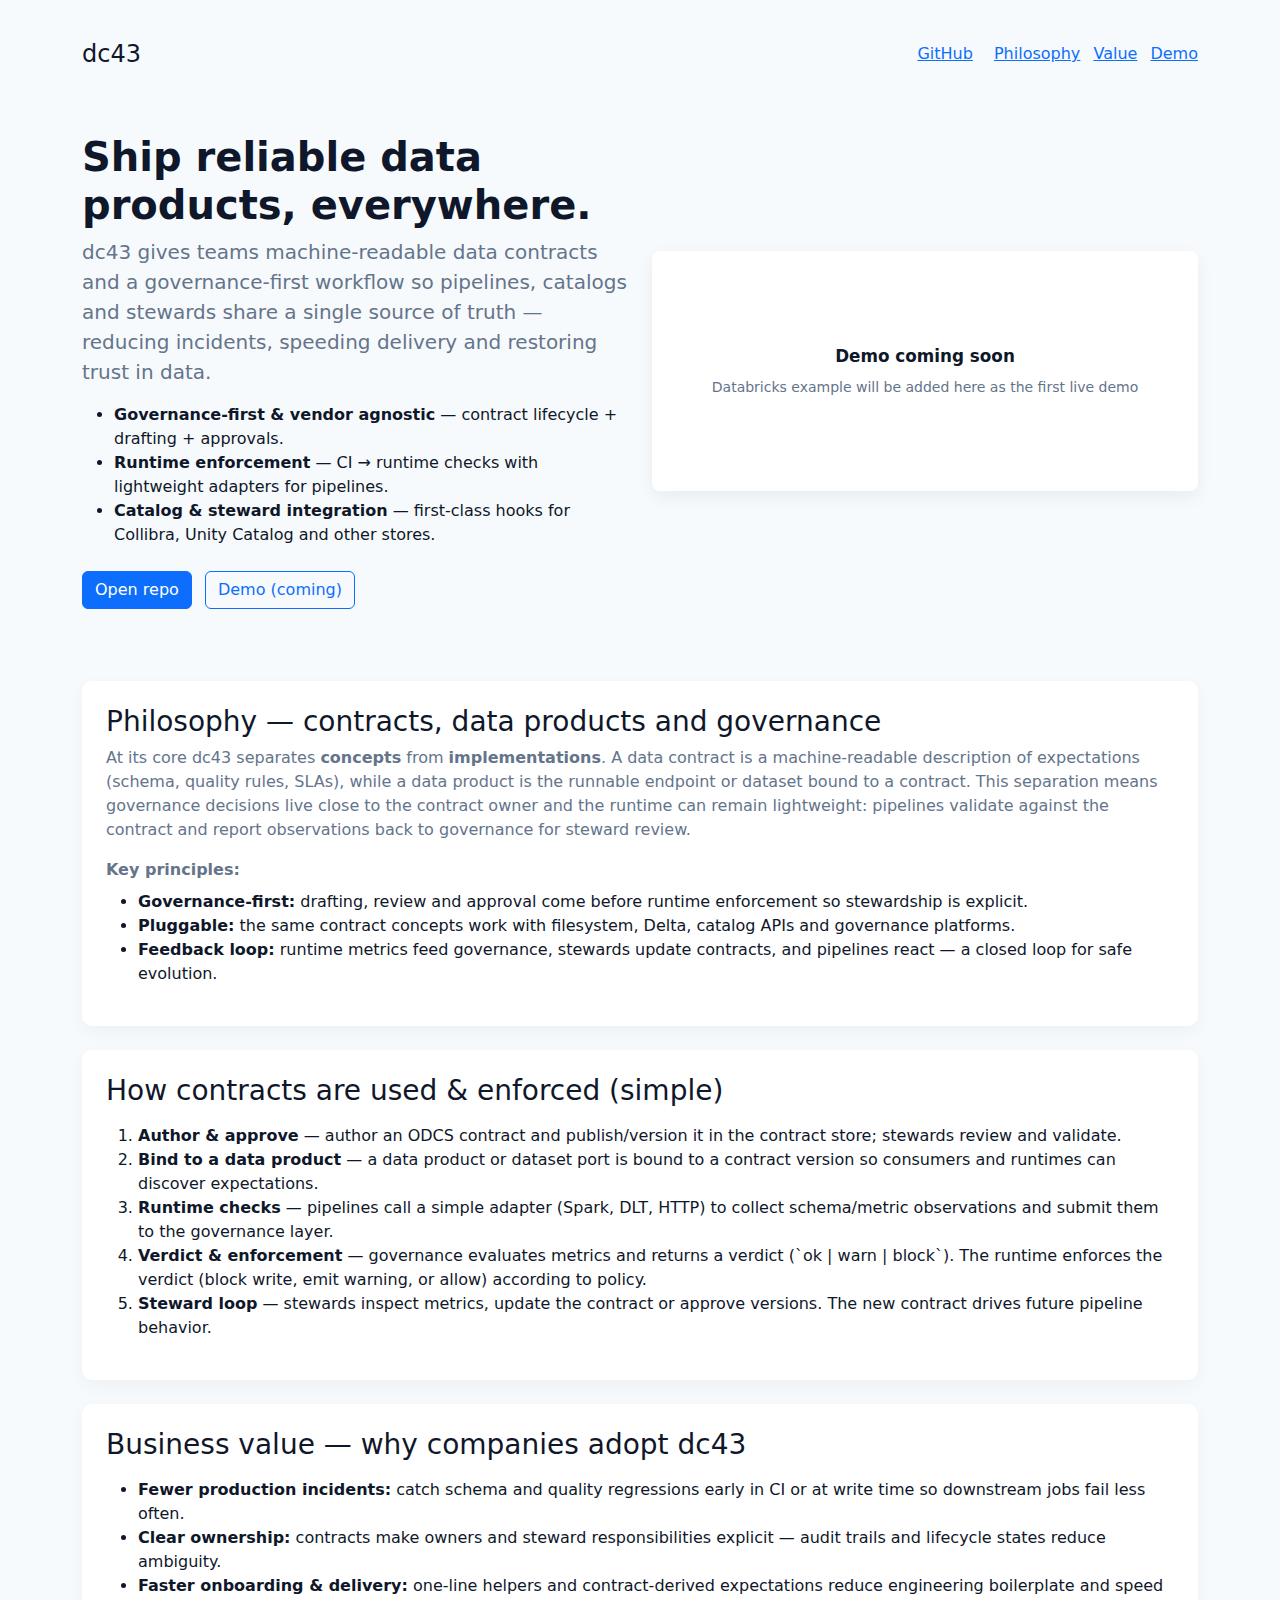
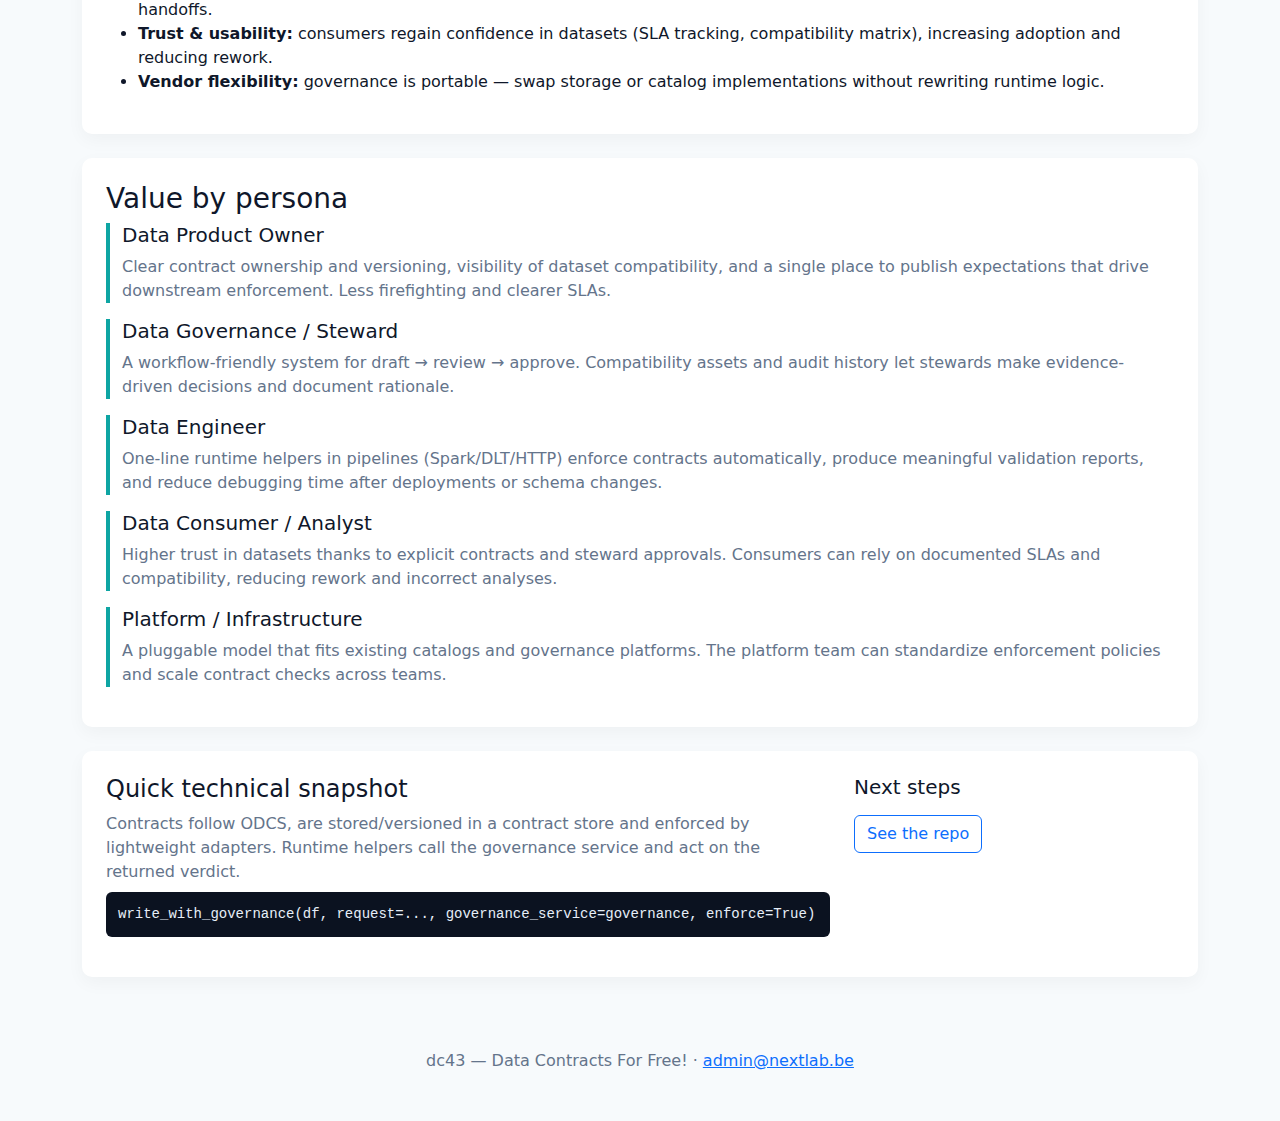
<file: index.html>
<!doctype html>
<html lang="en">
<head>
  <meta charset="utf-8" />
  <meta name="viewport" content="width=device-width,initial-scale=1" />
  <title>dc43 — Ship reliable data products, everywhere</title>
  <link href="https://cdn.jsdelivr.net/npm/bootstrap@5.3.2/dist/css/bootstrap.min.css" rel="stylesheet">
  <style>
    body { background:#f7fafc; color:#0f172a; -webkit-font-smoothing:antialiased; }
    .hero { padding:48px 0; }
    .demo-card { min-height:240px; display:flex; align-items:center; justify-content:center; background:#fff; border-radius:8px; box-shadow:0 6px 18px rgba(2,6,23,0.06); }
    .panel { background:#fff; border-radius:10px; padding:24px; box-shadow:0 6px 18px rgba(2,6,23,0.04); }
    .persona { border-left:4px solid #0ea5a3; padding-left:12px; margin-bottom:12px; }
    pre { background:#0b1220; color:#e6eef8; padding:12px; border-radius:6px; overflow:auto; }
    .muted { color:#64748b; }
  </style>
</head>
<body>
  <div class="container py-4">
    <!-- Header -->
    <nav class="d-flex justify-content-between align-items-center py-3">
      <h1 class="h4 mb-0">dc43</h1>
      <div>
        <a href="https://github.com/NextLab-SRL/dc43" target="_blank" class="me-3">GitHub</a>
        <a href="#philosophy" class="me-2">Philosophy</a>
        <a href="#value" class="me-2">Value</a>
        <a href="#demo">Demo</a>
      </div>
    </nav>

    <!-- HERO -->
    <section class="hero row align-items-center mb-4">
      <div class="col-md-6">
        <h2 class="display-6 fw-bold">Ship reliable data products, everywhere.</h2>
        <p class="lead muted">
          dc43 gives teams machine-readable data contracts and a governance-first workflow so pipelines, catalogs and stewards share a single source of truth — reducing incidents, speeding delivery and restoring trust in data.
        </p>

        <ul class="mt-3">
          <li><strong>Governance-first & vendor agnostic</strong> — contract lifecycle + drafting + approvals.</li>
          <li><strong>Runtime enforcement</strong> — CI → runtime checks with lightweight adapters for pipelines.</li>
          <li><strong>Catalog & steward integration</strong> — first-class hooks for Collibra, Unity Catalog and other stores.</li>
        </ul>

        <div class="mt-4">
          <a href="https://github.com/NextLab-SRL/dc43" class="btn btn-primary me-2" target="_blank">Open repo</a>
          <a href="#demo" class="btn btn-outline-primary">Demo (coming)</a>
        </div>
      </div>

      <div class="col-md-6">
        <div class="demo-card p-4">
          <div class="text-center">
            <div style="font-weight:600; font-size:1.05rem;">Demo coming soon</div>
            <div class="muted small mt-2">Databricks example will be added here as the first live demo</div>
          </div>
        </div>
      </div>
    </section>

    <!-- Philosophy -->
    <section id="philosophy" class="mb-4">
      <div class="panel">
        <h3>Philosophy — contracts, data products and governance</h3>
        <p class="muted">
          At its core dc43 separates <strong>concepts</strong> from <strong>implementations</strong>. A data contract is a machine-readable description of expectations (schema, quality rules, SLAs), while a data product is the runnable endpoint or dataset bound to a contract.  
          This separation means governance decisions live close to the contract owner and the runtime can remain lightweight: pipelines validate against the contract and report observations back to governance for steward review.
        </p>

        <p class="muted mb-0"><strong>Key principles:</strong></p>
        <ul class="mt-2">
          <li><strong>Governance-first:</strong> drafting, review and approval come before runtime enforcement so stewardship is explicit.</li>
          <li><strong>Pluggable:</strong> the same contract concepts work with filesystem, Delta, catalog APIs and governance platforms.</li>
          <li><strong>Feedback loop:</strong> runtime metrics feed governance, stewards update contracts, and pipelines react — a closed loop for safe evolution.</li>
        </ul>
      </div>
    </section>

    <!-- How it works -->
    <section class="mb-4">
      <div class="panel">
        <h3>How contracts are used & enforced (simple)</h3>
        <ol class="mt-3">
          <li><strong>Author & approve</strong> — author an ODCS contract and publish/version it in the contract store; stewards review and validate.</li>
          <li><strong>Bind to a data product</strong> — a data product or dataset port is bound to a contract version so consumers and runtimes can discover expectations.</li>
          <li><strong>Runtime checks</strong> — pipelines call a simple adapter (Spark, DLT, HTTP) to collect schema/metric observations and submit them to the governance layer.</li>
          <li><strong>Verdict & enforcement</strong> — governance evaluates metrics and returns a verdict (`ok | warn | block`). The runtime enforces the verdict (block write, emit warning, or allow) according to policy.</li>
          <li><strong>Steward loop</strong> — stewards inspect metrics, update the contract or approve versions. The new contract drives future pipeline behavior.</li>
        </ol>
      </div>
    </section>

    <!-- Value for company -->
    <section id="value" class="mb-4">
      <div class="panel">
        <h3>Business value — why companies adopt dc43</h3>
        <ul class="mt-3">
          <li><strong>Fewer production incidents:</strong> catch schema and quality regressions early in CI or at write time so downstream jobs fail less often.</li>
          <li><strong>Clear ownership:</strong> contracts make owners and steward responsibilities explicit — audit trails and lifecycle states reduce ambiguity.</li>
          <li><strong>Faster onboarding & delivery:</strong> one-line helpers and contract-derived expectations reduce engineering boilerplate and speed handoffs.</li>
          <li><strong>Trust & usability:</strong> consumers regain confidence in datasets (SLA tracking, compatibility matrix), increasing adoption and reducing rework.</li>
          <li><strong>Vendor flexibility:</strong> governance is portable — swap storage or catalog implementations without rewriting runtime logic.</li>
        </ul>
      </div>
    </section>

    <!-- Persona benefits -->
    <section class="mb-4">
      <div class="panel">
        <h3>Value by persona</h3>

        <div class="persona">
          <h5>Data Product Owner</h5>
          <p class="muted">Clear contract ownership and versioning, visibility of dataset compatibility, and a single place to publish expectations that drive downstream enforcement. Less firefighting and clearer SLAs.</p>
        </div>

        <div class="persona">
          <h5>Data Governance / Steward</h5>
          <p class="muted">A workflow-friendly system for draft → review → approve. Compatibility assets and audit history let stewards make evidence-driven decisions and document rationale.</p>
        </div>

        <div class="persona">
          <h5>Data Engineer</h5>
          <p class="muted">One-line runtime helpers in pipelines (Spark/DLT/HTTP) enforce contracts automatically, produce meaningful validation reports, and reduce debugging time after deployments or schema changes.</p>
        </div>

        <div class="persona">
          <h5>Data Consumer / Analyst</h5>
          <p class="muted">Higher trust in datasets thanks to explicit contracts and steward approvals. Consumers can rely on documented SLAs and compatibility, reducing rework and incorrect analyses.</p>
        </div>

        <div class="persona">
          <h5>Platform / Infrastructure</h5>
          <p class="muted">A pluggable model that fits existing catalogs and governance platforms. The platform team can standardize enforcement policies and scale contract checks across teams.</p>
        </div>
      </div>
    </section>

    <!-- Quickstart and CTA -->
    <section class="mb-5">
      <div class="panel d-md-flex align-items-start justify-content-between">
        <div style="flex:1; min-width:300px;">
          <h4 class="mb-2">Quick technical snapshot</h4>
          <p class="muted mb-2">Contracts follow ODCS, are stored/versioned in a contract store and enforced by lightweight adapters. Runtime helpers call the governance service and act on the returned verdict.</p>
          <pre><code>write_with_governance(df, request=..., governance_service=governance, enforce=True)</code></pre>
        </div>

        <div style="width:320px; margin-left:24px;">
          <h5>Next steps</h5>
          <a href="https://github.com/NextLab-SRL/dc43" class="btn btn-outline-primary mt-2" target="_blank">See the repo</a>
        </div>
      </div>
    </section>

    <!-- Footer -->
    <footer class="text-center muted py-4">
      <p class="muted mb-0">dc43 — Data Contracts For Free! · <a href="mailto:admin@nextlab.be">admin@nextlab.be</a></p>
    </footer>
  </div>
</body>
</html>
</file>
